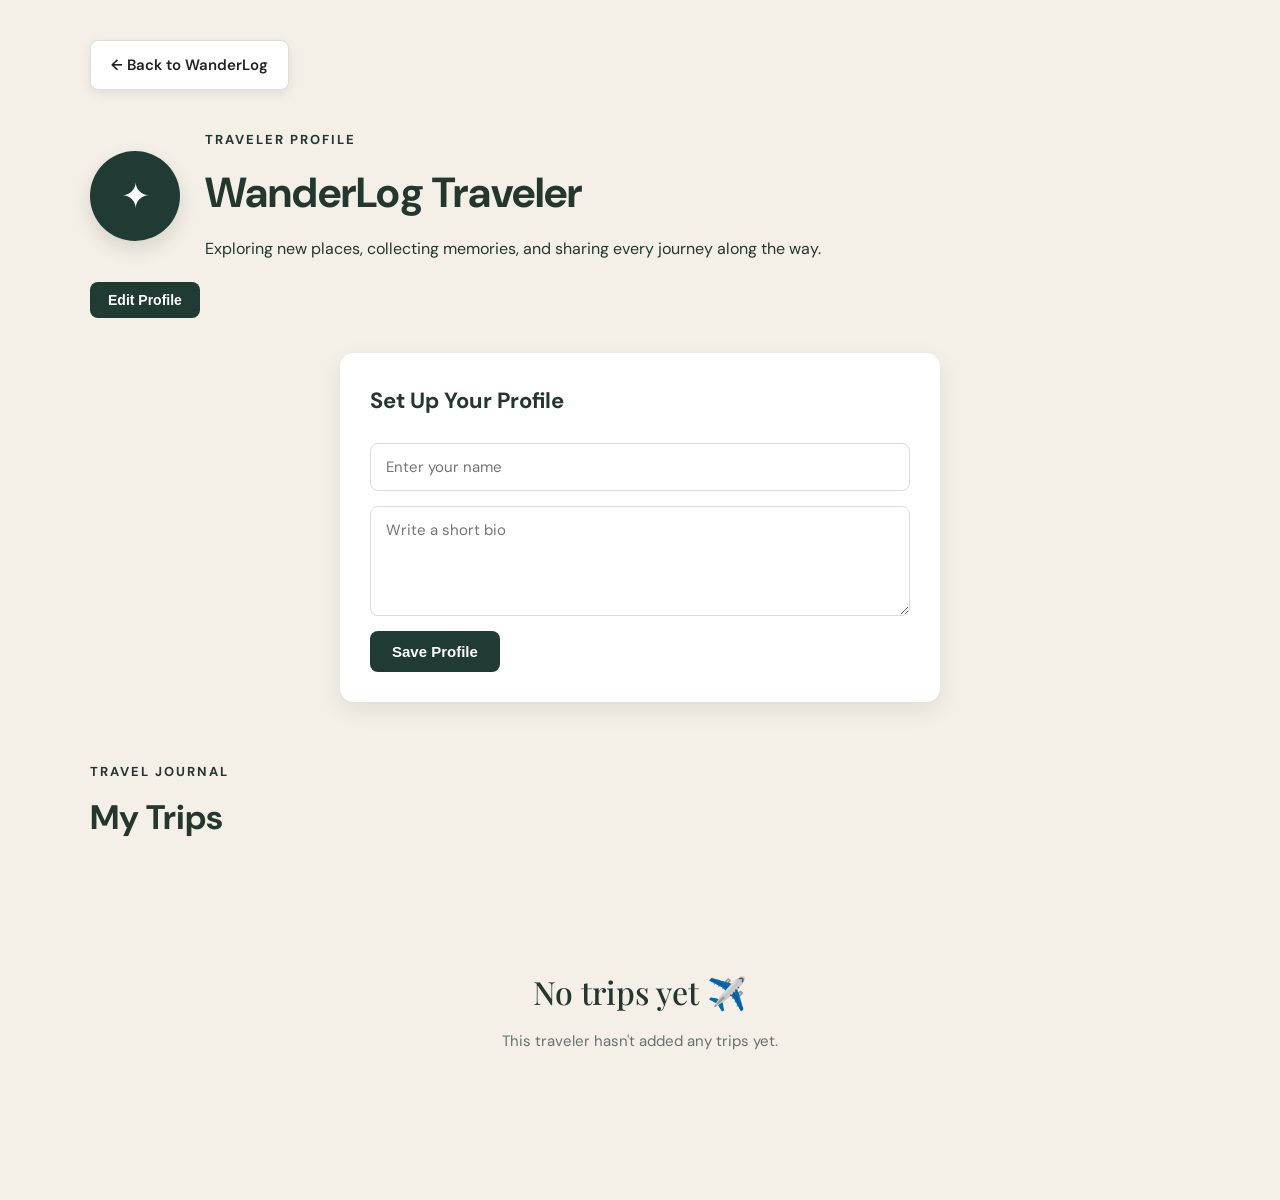
<file: profile.html>
<!DOCTYPE html>
<html lang="en">

<head>
    <meta charset="UTF-8">
    <meta name="viewport" content="width=device-width, initial-scale=1.0">

    <title>Traveler Profile | WanderLog</title>

    <link rel="stylesheet" href="style.css">
</head>

<body>

    <!-- PROFILE HEADER -->
    <header class="profile-header">

        <a href="index.html" class="back-button">
            ← Back to WanderLog
        </a>


        <!-- PROFILE INFORMATION -->
        <div class="profile-info">

            <div class="profile-avatar">
                ✦
            </div>

            <div>

                <p class="profile-label">
                    TRAVELER PROFILE
                </p>

                <h1 id="profileName">
                    Loading...
                </h1>

                <p id="profileBio">
                    Loading profile...
                </p>

            </div>

        </div>
        <button id="editProfile" class="edit-profile-button">
    Edit Profile
</button>

        <!-- PROFILE SETUP -->
        <div class="profile-edit">

            <h3>Set Up Your Profile</h3>

            <input
                type="text"
                id="profileNameInput"
                placeholder="Enter your name"
            >

            <textarea
                id="profileBioInput"
                placeholder="Write a short bio"
            ></textarea>

            <button id="saveProfile">
                Save Profile
            </button>

        </div>

    </header>


    <!-- PROFILE TRIPS -->
    <main class="profile-container">

        <div class="profile-section-heading">

            <p>TRAVEL JOURNAL</p>

            <h2>My Trips</h2>

        </div>


        <div id="profileTripGrid" class="profile-trip-grid">

            <p class="loading-text">
                Loading trips...
            </p>

        </div>

    </main>


    <script src="profile.js"></script>

</body>

</html>
</file>
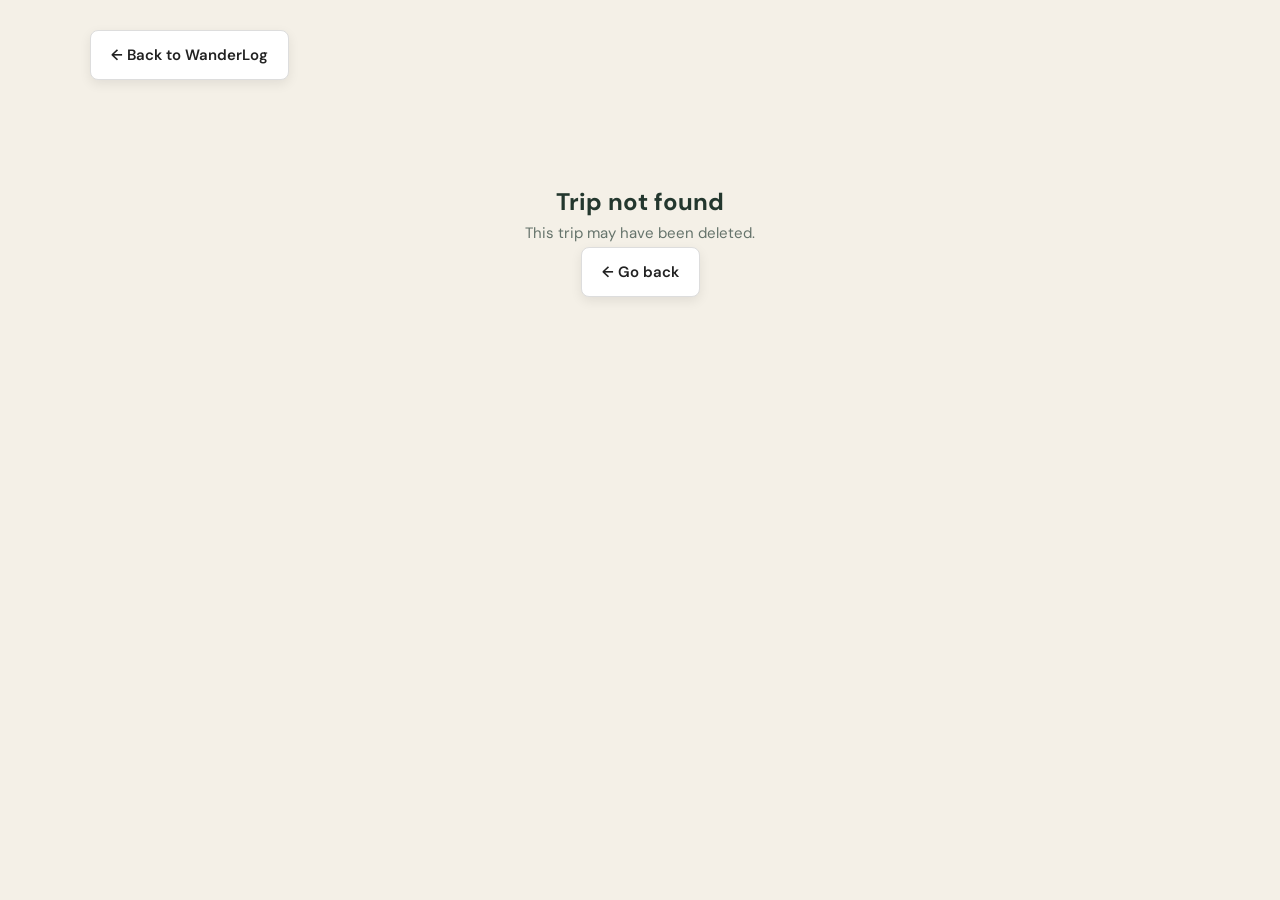
<file: trip.html>
<!DOCTYPE html>
<html lang="en">

<head>
    <meta charset="UTF-8">
    <meta name="viewport" content="width=device-width, initial-scale=1.0">

    <title>Trip Details | WanderLog</title>

    <link rel="stylesheet" href="style.css">
</head>

<body>

    <header class="detail-header">

        <a href="index.html" class="back-button">
            ← Back to WanderLog
        </a>

    </header>


    <main class="trip-detail-container">

        <div id="tripDetail">

            <p class="loading-text">
                Loading trip...
            </p>

        </div>

    </main>


    <script src="trip.js"></script>

</body>

</html>
</file>
<file: style.css>
@import url('https://fonts.googleapis.com/css2?family=DM+Sans:wght@400;500;600&family=Playfair+Display:ital,wght@0,500;0,600;1,500;1,600&display=swap');

/* =========================
   RESET
========================= */

* {
    margin: 0;
    padding: 0;
    box-sizing: border-box;
}

html {
    scroll-behavior: smooth;
}

body {
    font-family: "DM Sans", Arial, sans-serif;
    background: #f4f0e7;
    color: #23372e;
    line-height: 1.6;
}

a {
    color: inherit;
}

em {
    font-family: "Playfair Display", Georgia, serif;
    font-weight: 500;
}


/* =========================
   HEADER
========================= */

.site-header {
    width: 100%;
    padding: 28px 7%;
}

.navbar {
    display: flex;
    justify-content: space-between;
    align-items: center;
}


/* Creative logo */

.logo {
    display: flex;
    align-items: center;
    gap: 10px;
    text-decoration: none;
}

.logo-mark {
    width: 38px;
    height: 38px;
    display: grid;
    place-items: center;

    background: #23372e;
    color: #f4f0e7;

    font-family: "Playfair Display", Georgia, serif;
    font-size: 22px;
    font-weight: 600;

    border-radius: 50% 50% 50% 8px;

    transform: rotate(-8deg);
}

.logo-text {
    font-size: 23px;
    font-weight: 600;
    letter-spacing: -0.7px;
}

.nav-links {
    display: flex;
    gap: 38px;
    list-style: none;
}

.nav-links a {
    text-decoration: none;
    font-size: 14px;
    font-weight: 500;

    position: relative;
    padding-bottom: 5px;
}

.nav-links a::after {
    content: "";
    position: absolute;
    left: 0;
    bottom: 0;

    width: 0;
    height: 1px;

    background: #23372e;

    transition: width 0.3s ease;
}

.nav-links a:hover::after {
    width: 100%;
}


/* =========================
   HERO
========================= */

.hero {
    min-height: 82vh;

    display: grid;
    grid-template-columns: 1.05fr 0.95fr;
    align-items: center;

    gap: 80px;

    padding: 50px 7% 100px;
}

.hero-content {
    max-width: 680px;
}

.hero-label,
.eyebrow {
    display: flex;
    align-items: center;
    gap: 10px;

    font-size: 12px;
    font-weight: 600;

    letter-spacing: 3px;
}

.hero-label span {
    width: 28px;
    height: 1px;
    background: #23372e;
}

.hero h1 {
    margin-top: 25px;

    font-size: clamp(52px, 6vw, 88px);
    line-height: 0.98;

    letter-spacing: -4px;
    font-weight: 600;
}

.hero h1 em {
    display: block;
    color: #657c6d;
}

.hero-description {
    max-width: 540px;

    margin-top: 30px;

    font-size: 17px;
    color: #53635a;
}

.hero-actions {
    display: flex;
    align-items: center;
    gap: 28px;

    margin-top: 35px;
}

.hero-button {
    display: inline-flex;
    align-items: center;
    gap: 18px;

    padding: 15px 21px;

    background: #23372e;
    color: #f4f0e7;

    text-decoration: none;

    border-radius: 4px;

    font-size: 14px;
    font-weight: 600;

    transition:
        transform 0.25s ease,
        background 0.25s ease;
}

.hero-button:hover {
    transform: translateY(-3px);
    background: #31483d;
}

.hero-button span {
    font-size: 18px;
}

.text-link {
    text-decoration: none;
    font-size: 14px;
    font-weight: 600;

    border-bottom: 1px solid #23372e;
    padding-bottom: 4px;
}


/* =========================
   HERO VISUAL
========================= */

.hero-visual {
    position: relative;
    max-width: 500px;
    justify-self: end;
}

.travel-card {
    background: #d9c8a9;

    padding: 18px;

    transform: rotate(2deg);

    box-shadow: 20px 25px 0 rgba(35, 55, 46, 0.08);
}

.card-top,
.card-bottom {
    display: flex;
    justify-content: space-between;
    align-items: center;
}

.card-top {
    padding: 5px 4px 15px;

    font-size: 10px;
    font-weight: 600;
    letter-spacing: 2px;
}

.card-image {
    height: 330px;

    position: relative;
    overflow: hidden;

    background: #a9c1b1;
}


/* Simple CSS landscape */

.sun {
    position: absolute;

    width: 95px;
    height: 95px;

    background: #e9d9b9;

    border-radius: 50%;

    top: 55px;
    right: 60px;
}

.mountain {
    position: absolute;

    width: 0;
    height: 0;

    border-left: 180px solid transparent;
    border-right: 180px solid transparent;
    border-bottom: 240px solid #486154;

    bottom: -90px;
}

.mountain-one {
    left: -100px;
}

.mountain-two {
    right: -120px;
    border-bottom-color: #31483d;
}

.card-bottom {
    padding: 18px 4px 4px;
}

.card-bottom small {
    font-size: 9px;
    letter-spacing: 2px;
    font-weight: 600;
}

.card-bottom h3 {
    margin-top: 5px;

    font-family: "Playfair Display", Georgia, serif;
    font-size: 22px;
    font-weight: 500;
}

.arrow-circle {
    width: 42px;
    height: 42px;

    display: grid;
    place-items: center;

    border: 1px solid #23372e;
    border-radius: 50%;

    font-size: 18px;
}

.floating-note {
    position: absolute;

    bottom: 45px;
    left: -55px;

    padding: 13px 18px;

    background: #23372e;
    color: #f4f0e7;

    font-size: 11px;
    letter-spacing: 0.5px;

    box-shadow: 8px 10px 0 rgba(35, 55, 46, 0.12);
}

.floating-note span {
    margin-right: 8px;
}


/* =========================
   GENERAL SECTIONS
========================= */

.section {
    padding: 120px 7%;
}

.section-heading {
    display: flex;
    justify-content: space-between;
    align-items: end;

    gap: 50px;

    margin-bottom: 60px;
}

.section-heading h2,
.about h2 {
    margin-top: 12px;

    font-size: clamp(42px, 5vw, 68px);
    line-height: 1;

    letter-spacing: -2px;
}

.section-heading > p {
    max-width: 350px;

    color: #65736b;
}


/* =========================
   DESTINATION CARDS
========================= */

.destination-grid {
    display: grid;
    grid-template-columns: repeat(3, 1fr);
    gap: 18px;
}

.destination-card {
    min-height: 280px;

    padding: 30px;

    border: 1px solid rgba(35, 55, 46, 0.18);

    display: flex;
    flex-direction: column;

    transition:
        transform 0.3s ease,
        background 0.3s ease;
}

.destination-card:hover {
    transform: translateY(-7px);
    background: #e9e2d5;
}

.destination-number {
    font-size: 11px;
    letter-spacing: 2px;
}

.destination-icon {
    margin: 30px 0 auto;

    font-size: 30px;
}

.destination-card h3 {
    font-family: "Playfair Display", Georgia, serif;

    font-size: 27px;
    font-weight: 500;
}

.destination-card p {
    margin-top: 10px;

    font-size: 14px;
    color: #65736b;
}

.featured-card {
    background: #d9c8a9;
    border-color: transparent;
}


/* =========================
   ABOUT
========================= */

.about {
    min-height: 75vh;

    display: flex;
    align-items: center;
    justify-content: space-between;

    gap: 70px;

    background: #23372e;
    color: #f4f0e7;
}

.about-content {
    max-width: 650px;
}

.about .eyebrow {
    color: #b9c7be;
}

.about h2 {
    margin-top: 20px;
}

.about h2 em {
    color: #b8c9bd;
}

.about-text {
    max-width: 520px;

    margin-top: 30px;

    color: #c7d0ca;
    font-size: 17px;
}

.back-link {
    display: inline-block;

    margin-top: 35px;

    color: #f4f0e7;

    text-decoration: none;

    border-bottom: 1px solid #f4f0e7;
    padding-bottom: 5px;

    font-size: 14px;
}

.about-mark {
    width: 260px;
    height: 260px;

    display: grid;
    place-items: center;

    border: 1px solid rgba(244, 240, 231, 0.35);
    border-radius: 50%;

    font-family: "Playfair Display", Georgia, serif;
    font-size: 150px;
    font-style: italic;

    transform: rotate(-8deg);
}


/* =========================
   FOOTER
========================= */

.site-footer {
    padding: 30px 7%;

    display: flex;
    justify-content: space-between;
    align-items: center;

    background: #23372e;
    color: #bfcac3;

    border-top: 1px solid rgba(244, 240, 231, 0.15);

    font-size: 12px;
}

.footer-logo {
    display: flex;
    align-items: center;
    gap: 9px;

    color: #f4f0e7;

    font-weight: 600;
}

.logo-mark.small {
    width: 28px;
    height: 28px;

    font-size: 16px;

    background: #f4f0e7;
    color: #23372e;
}


/* =========================
   MOBILE RESPONSIVE
========================= */

@media (max-width: 900px) {

    .hero {
        grid-template-columns: 1fr;

        gap: 60px;
    }

    .hero-visual {
        justify-self: start;
        width: min(100%, 500px);
    }

    .destination-grid {
        grid-template-columns: 1fr;
    }

    .section-heading {
        align-items: start;
        flex-direction: column;
    }

    .about {
        flex-direction: column;
        align-items: start;
    }
}


@media (max-width: 600px) {

    .site-header {
        padding: 22px 6%;
    }

    .nav-links {
        gap: 15px;
    }

    .nav-links a {
        font-size: 12px;
    }

    .logo-text {
        font-size: 20px;
    }

    .logo-mark {
        width: 34px;
        height: 34px;
    }

    .hero {
        padding: 50px 6% 80px;
    }

    .hero h1 {
        font-size: 49px;
        letter-spacing: -2.5px;
    }

    .hero-description {
        font-size: 15px;
    }

    .hero-actions {
        align-items: flex-start;
        flex-direction: column;
        gap: 20px;
    }

    .travel-card {
        transform: rotate(1deg);
    }

    .card-image {
        height: 260px;
    }

    .floating-note {
        left: 10px;
        bottom: 25px;
    }

    .section {
        padding: 80px 6%;
    }

    .section-heading h2,
    .about h2 {
        font-size: 44px;
    }

    .destination-card {
        min-height: 250px;
    }

    .about-mark {
        width: 180px;
        height: 180px;
        font-size: 100px;
    }

    .site-footer {
        flex-direction: column;
        gap: 15px;
        text-align: center;
    }
        /* CRUD MOBILE */

    .trip-card {
        padding: 22px;
    }

    .trip-card h3 {
        font-size: 24px;
    }

    .trip-actions {
        flex-wrap: wrap;
    }

    .edit-trip,
    .delete-trip {
        padding: 8px 13px;
        font-size: 12px;
    }

    .empty-state {
        min-height: 200px;
        padding: 35px 15px;
    }

    .empty-state h3 {
        font-size: 27px;
    }

    .empty-state p {
        font-size: 14px;
    }
}
@media (max-width: 768px) {

    nav {
        flex-direction: column;
        align-items: flex-start;
        gap: 20px;
    }

    .nav-links {
        width: 100%;
        justify-content: space-between;
        gap: 15px;
    }

    .hero {
        padding: 70px 25px;
    }

    .hero h1 {
        font-size: 48px;
        line-height: 1;
    }

    .hero-description {
        font-size: 17px;
    }

    .explore {
        padding: 70px 25px;
    }

    .explore-cards {
        grid-template-columns: 1fr;
    }

    .story {
        padding: 70px 25px;
    }
}
/* =========================
   STORY BUTTON
========================= */

.story-button {
    margin-top: 22px;
    width: fit-content;

    padding: 9px 0;

    border: none;
    border-bottom: 1px solid #23372e;

    background: transparent;
    color: #23372e;

    font-family: "DM Sans", Arial, sans-serif;
    font-size: 13px;
    font-weight: 600;

    cursor: pointer;

    transition:
        padding 0.25s ease,
        letter-spacing 0.25s ease;
}

.story-button:hover {
    padding-left: 5px;
    letter-spacing: 0.4px;
}
/* =========================
   STORY MODAL
========================= */

.story-modal {
    position: fixed;
    inset: 0;

    z-index: 1000;

    display: flex;
    align-items: center;
    justify-content: center;

    padding: 25px;

    background: rgba(35, 55, 46, 0.72);

    opacity: 0;
    visibility: hidden;

    transition:
        opacity 0.3s ease,
        visibility 0.3s ease;
}

.story-modal.active {
    opacity: 1;
    visibility: visible;
}


.modal-content {
    position: relative;

    width: min(600px, 100%);

    padding: 55px;

    background: #f4f0e7;
    color: #23372e;

    box-shadow: 15px 20px 0 rgba(35, 55, 46, 0.2);

    transform: translateY(20px);

    transition: transform 0.3s ease;
}

.story-modal.active .modal-content {
    transform: translateY(0);
}


.modal-close {
    position: absolute;

    top: 18px;
    right: 20px;

    width: 38px;
    height: 38px;

    border: 1px solid rgba(35, 55, 46, 0.3);

    border-radius: 50%;

    background: transparent;
    color: #23372e;

    font-size: 25px;
    line-height: 1;

    cursor: pointer;

    transition:
        background 0.25s ease,
        color 0.25s ease;
}

.modal-close:hover {
    background: #23372e;
    color: #f4f0e7;
}


.modal-location {
    margin-bottom: 12px;

    font-size: 11px;
    font-weight: 600;

    letter-spacing: 3px;

    color: #657c6d;
}


.modal-title {
    font-family: "Playfair Display", Georgia, serif;

    font-size: clamp(38px, 6vw, 58px);

    line-height: 1;

    letter-spacing: -2px;
}


.modal-story {
    max-width: 500px;

    margin-top: 25px;

    color: #65736b;

    font-size: 16px;

    line-height: 1.8;
}


.modal-decoration {
    margin-top: 35px;

    font-size: 24px;

    color: #657c6d;
}


body.modal-open {
    overflow: hidden;
}
@media (max-width: 600px) {

    .modal-content {
        padding: 45px 28px 35px;
    }

    .modal-title {
        font-size: 40px;
    }

    .modal-story {
        font-size: 15px;
    }

}

@media (max-width: 400px) {

    .story-modal {
        padding: 15px;
    }

    .modal-content {
        padding: 45px 22px 30px;
    }

    .modal-title {
        font-size: 34px;
    }

    .modal-story {
        font-size: 14px;
        line-height: 1.7;
    }

}
/* =========================
   ADD TRIP FORM
========================= */

.trip-form-wrapper {
    max-width: 700px;
    margin: 0 auto 60px;
    padding: 35px;
    background: #e9e2d5;
    border: 1px solid rgba(35, 55, 46, 0.15);
}

.trip-form-wrapper h3 {
    font-family: "Playfair Display", Georgia, serif;
    font-size: 30px;
    font-weight: 500;
    margin-bottom: 25px;
}

#trip-form {
    display: grid;
    gap: 20px;
}

.form-group {
    display: flex;
    flex-direction: column;
    gap: 7px;
}

.form-group label {
    font-size: 12px;
    font-weight: 600;
    letter-spacing: 1px;
}

.form-group input,
.form-group textarea {
    width: 100%;
    padding: 13px 15px;

    border: 1px solid rgba(35, 55, 46, 0.25);

    background: #f4f0e7;
    color: #23372e;

    font-family: "DM Sans", Arial, sans-serif;
    font-size: 14px;

    outline: none;
}

.form-group input:focus,
.form-group textarea:focus {
    border-color: #23372e;
}

.form-group textarea {
    min-height: 110px;
    resize: vertical;
}

.trip-submit {
    width: fit-content;

    padding: 13px 22px;

    border: none;

    background: #23372e;
    color: #f4f0e7;

    font-family: "DM Sans", Arial, sans-serif;
    font-size: 14px;
    font-weight: 600;

    cursor: pointer;

    transition: transform 0.25s ease;
}

.trip-submit:hover {
    transform: translateY(-2px);
}

/* ========================================
   TRIP CARDS - CRUD
======================================== */

.trip-card {
    padding: 28px;
    background: #f4f0e7;
    border: 1px solid rgba(35, 55, 46, 0.18);

    display: flex;
    flex-direction: column;

    transition:
        transform 0.25s ease,
        box-shadow 0.25s ease,
        background 0.25s ease;
}

.trip-card:hover {
    transform: translateY(-5px);
    background: #e9e2d5;
    box-shadow: 0 10px 25px rgba(35, 55, 46, 0.08);
}

.trip-card h3 {
    font-family: "Playfair Display", Georgia, serif;
    font-size: 28px;
    font-weight: 500;
    line-height: 1.2;
}

.trip-card p {
    margin-top: 8px;
    color: #65736b;
    font-size: 14px;
}

.trip-card .trip-date {
    margin-top: 15px;
    font-size: 12px;
    font-weight: 600;
    letter-spacing: 1px;
    color: #657c6d;
}


/* ========================================
   EDIT + DELETE BUTTONS
======================================== */

.trip-actions {
    display: flex;
    gap: 10px;
    margin-top: 22px;
}

.edit-trip,
.delete-trip {
    padding: 9px 16px;

    border: 1px solid transparent;
    border-radius: 4px;

    font-family: "DM Sans", Arial, sans-serif;
    font-size: 13px;
    font-weight: 600;

    cursor: pointer;

    transition:
        background 0.25s ease,
        color 0.25s ease,
        transform 0.2s ease;
}


/* EDIT */

.edit-trip {
    background: #d9c8a9;
    color: #23372e;
}

.edit-trip:hover {
    background: #0c97dd;
    transform: translateY(-2px);
}


/* DELETE */

.delete-trip {
    background: transparent;
    color: #9a4038;
    border-color: rgba(154, 64, 56, 0.35);
}

.delete-trip:hover {
    background: #9a4038;
    color: #f4f0e7;
    transform: translateY(-2px);
}
/* ========================================
   EMPTY STATE
======================================== */

.empty-state {
    grid-column: 1 / -1;

    min-height: 260px;

    display: flex;
    flex-direction: column;
    align-items: center;
    justify-content: center;

    text-align: center;

    padding: 50px 20px;
}

.empty-state h3 {
    margin: 0 0 12px;

    font-family: "Playfair Display", Georgia, serif;
    font-size: 32px;
    font-weight: 500;

    color: #23372e;
}

.empty-state p {
    max-width: 480px;

    margin: 0;

    color: #65736b;

    font-size: 15px;
    line-height: 1.7;
}
/* ========================================
   SUCCESS NOTIFICATION
======================================== */

.success-message {
    position: fixed;

    top: 25px;
    left: 50%;

    transform: translateX(-50%);

    z-index: 2000;

    min-width: 300px;
    max-width: 420px;

    padding: 15px 24px;

    display: flex;
    align-items: center;
    justify-content: center;
    gap: 10px;

    background: #23372e;
    color: #f4f0e7;

    border: 1px solid rgba(244, 240, 231, 0.2);
    border-left: 4px solid #d9c8a9;

    border-radius: 4px;

    box-shadow: 0 10px 30px rgba(35, 55, 46, 0.25);

    font-family: "DM Sans", Arial, sans-serif;
    font-size: 14px;
    font-weight: 600;

    animation: notificationSlideDown 0.25s ease;
}


/* Success icon */

.success-message span:first-child {
    font-size: 18px;
    color: #d9c8a9;
}


/* Animation */

@keyframes notificationSlideDown {

    from {
        opacity: 0;
        transform: translate(-50%, -15px);
    }

    to {
        opacity: 1;
        transform: translate(-50%, 0);
    }
}


/* Mobile */

@media (max-width: 600px) {

    .success-message {
        top: 20px;
        left: 20px;
        right: 20px;

        min-width: auto;
        max-width: none;

        transform: none;

        font-size: 13px;
    }

    @keyframes notificationSlideDown {

        from {
            opacity: 0;
            transform: translateY(-15px);
        }

        to {
            opacity: 1;
            transform: translateY(0);
        }
    }
}
#imagePreviewContainer {
    margin-top: 15px;
}

#imagePreview {
    width: 200px;
    max-height: 150px;
    object-fit: cover;
    border-radius: 8px;
}
.trip-image {
    width: 100%;
    height: 180px;
    object-fit: cover;
    border-radius: 8px;
    margin: 15px 0;
    display: block;
}
.trip-card {
    cursor: pointer;
}
/* ================================
   TRIP DETAIL PAGE
================================ */

.detail-header {
    width: 90%;
    max-width: 1100px;
    margin: 30px auto 20px;
}


/* Back to WanderLog Button */

.back-button {
    display: inline-flex;
    align-items: center;
    gap: 8px;

    padding: 12px 20px;

    text-decoration: none;

    font-size: 15px;
    font-weight: 600;

    color: #222;

    background: #ffffff;

    border: 1px solid #ddd;

    border-radius: 8px;

    box-shadow: 0 4px 12px rgba(0, 0, 0, 0.08);

    transition: all 0.3s ease;

    cursor: pointer;
}


/* Hover effect */

.back-button:hover {
    transform: translateX(-4px);

    background: #067e38;

    box-shadow: 0 6px 18px rgba(0, 0, 0, 0.12);
}


/* When clicked */

.back-button:active {
    transform: translateX(-2px);
}


.trip-detail-container {
    width: 90%;
    max-width: 1000px;
    margin: 30px auto 70px;
}


.trip-detail-card {
    overflow: hidden;
    border-radius: 16px;
    background: #fff;
    box-shadow: 0 10px 35px rgba(0, 0, 0, 0.12);
}


.trip-detail-image {
    width: 100%;
    height: 250px;
    object-fit: cover;
    display: block;
}

@media (max-width: 768px) {
    .trip-detail-image {
        height: 250px;
    }
}

@media (max-width: 480px) {
    .trip-detail-image {
        height: 200px;
    }
}


/* When no image is available */

.trip-image-placeholder {
    height: 300px;

    display: flex;
    justify-content: center;
    align-items: center;

    font-size: 20px;

    background: #f2f2f2;

    color: #666;
}


/* Detail content */

.trip-detail-content {
    padding: 45px;
}


.detail-label {
    font-size: 13px;
    letter-spacing: 2px;
    font-weight: bold;
    margin-bottom: 10px;
}


.trip-detail-content h1 {
    font-size: 42px;
    margin-bottom: 25px;
}


.trip-detail-content > p {
    font-size: 17px;
    margin: 12px 0;
    line-height: 1.6;
}


/* Notes section */

.trip-detail-notes {
    margin-top: 35px;
    padding-top: 25px;
    border-top: 1px solid #ddd;
}


.trip-detail-notes h3 {
    font-size: 22px;
    margin-bottom: 12px;
}


.trip-detail-notes p {
    line-height: 1.8;
    font-size: 16px;
}


/* Loading text */

.loading-text {
    text-align: center;
    padding: 80px 20px;
    font-size: 18px;
}


/* ================================
   MOBILE RESPONSIVE
================================ */

@media (max-width: 600px) {

    .trip-detail-image {
        height: 250px;
    }


    .trip-detail-content {
        padding: 25px;
    }


    .trip-detail-content h1 {
        font-size: 30px;
    }


    .detail-header {
        margin-top: 20px;
    }
    .back-button {
    padding: 10px 16px;
    font-size: 14px;
}

}
/* ================================
   PUBLIC PROFILE PAGE
================================ */

.profile-header {
    width: 90%;
    max-width: 1100px;
    margin: 40px auto;
}


.profile-info {
    display: flex;
    align-items: center;
    gap: 25px;

    margin-top: 40px;
}


.profile-avatar {
    width: 90px;
    height: 90px;

    display: flex;
    align-items: center;
    justify-content: center;

    border-radius: 50%;

    font-size: 35px;

    background: #1f3b34;
    color: white;

    box-shadow: 0 8px 20px rgba(0, 0, 0, 0.12);
}


.profile-label {
    font-size: 13px;
    font-weight: bold;

    letter-spacing: 2px;

    margin-bottom: 8px;
}


.profile-info h1 {
    font-size: 42px;
    margin-bottom: 10px;
}


.profile-info p {
    line-height: 1.6;
}


.profile-container {
    width: 90%;
    max-width: 1100px;

    margin: 60px auto;
}


.profile-section-heading p {
    font-size: 13px;
    font-weight: bold;

    letter-spacing: 2px;

    margin-bottom: 8px;
}


.profile-section-heading h2 {
    font-size: 34px;
    margin-bottom: 35px;
}


/* Trip Grid */

.profile-trip-grid {
    display: grid;

    grid-template-columns:
        repeat(auto-fit, minmax(280px, 1fr));

    gap: 30px;
}


/* Profile Trip Cards */

.profile-trip-card {
    overflow: hidden;
}


.profile-trip-card .trip-image {
    width: 100%;
    height: 220px;

    object-fit: cover;

    display: block;

    margin-bottom: 20px;
}


/* Mobile Responsive */

@media (max-width: 600px) {

    .profile-info {
        flex-direction: column;

        align-items: flex-start;
    }


    .profile-info h1 {
        font-size: 32px;
    }


    .profile-container {
        margin-top: 40px;
    }

}
/* Edit Profile Button */

.edit-profile-button {
    margin-top: 20px;
    padding: 10px 18px;

    border: none;
    border-radius: 8px;

    background: #1f3b34;
    color: white;

    font-size: 14px;
    font-weight: 600;

    cursor: pointer;

    transition: 0.3s ease;
}


.edit-profile-button:hover {
    transform: translateY(-2px);

    background: #2e5a4f;
}
/* ================================
   PROFILE EDIT FORM
================================ */

.profile-edit {
    width: 100%;
    max-width: 600px;

    margin: 35px auto 0;
    padding: 30px;

    display: flex;
    flex-direction: column;
    gap: 15px;

    background: #ffffff;

    border-radius: 14px;

    box-shadow: 0 8px 25px rgba(0, 0, 0, 0.08);
}


.profile-edit h3 {
    margin: 0 0 10px;

    font-size: 22px;
}


.profile-edit input,
.profile-edit textarea {
    width: 100%;

    padding: 13px 15px;

    font-size: 15px;

    border: 1px solid #ddd;

    border-radius: 8px;

    outline: none;

    box-sizing: border-box;

    font-family: inherit;
}


.profile-edit textarea {
    min-height: 110px;

    resize: vertical;
}


.profile-edit input:focus,
.profile-edit textarea:focus {
    border-color: #1f3b34;

    box-shadow: 0 0 0 3px rgba(31, 59, 52, 0.1);
}


#saveProfile {
    align-self: flex-start;

    padding: 12px 22px;

    border: none;
    border-radius: 8px;

    background: #1f3b34;
    color: white;

    font-size: 15px;
    font-weight: 600;

    cursor: pointer;

    transition: 0.3s ease;
}


#saveProfile:hover {
    background: #2e5a4f;

    transform: translateY(-2px);
}


/* MOBILE */

@media (max-width: 600px) {

    .profile-edit {
        padding: 20px;
    }

    #saveProfile {
        width: 100%;
    }

}
/* Prevent horizontal scrolling on smaller screens */
@media (max-width: 900px) {
    .trip-form-wrapper {
        width: 100%;
        max-width: 100%;
    }
}
</file>
